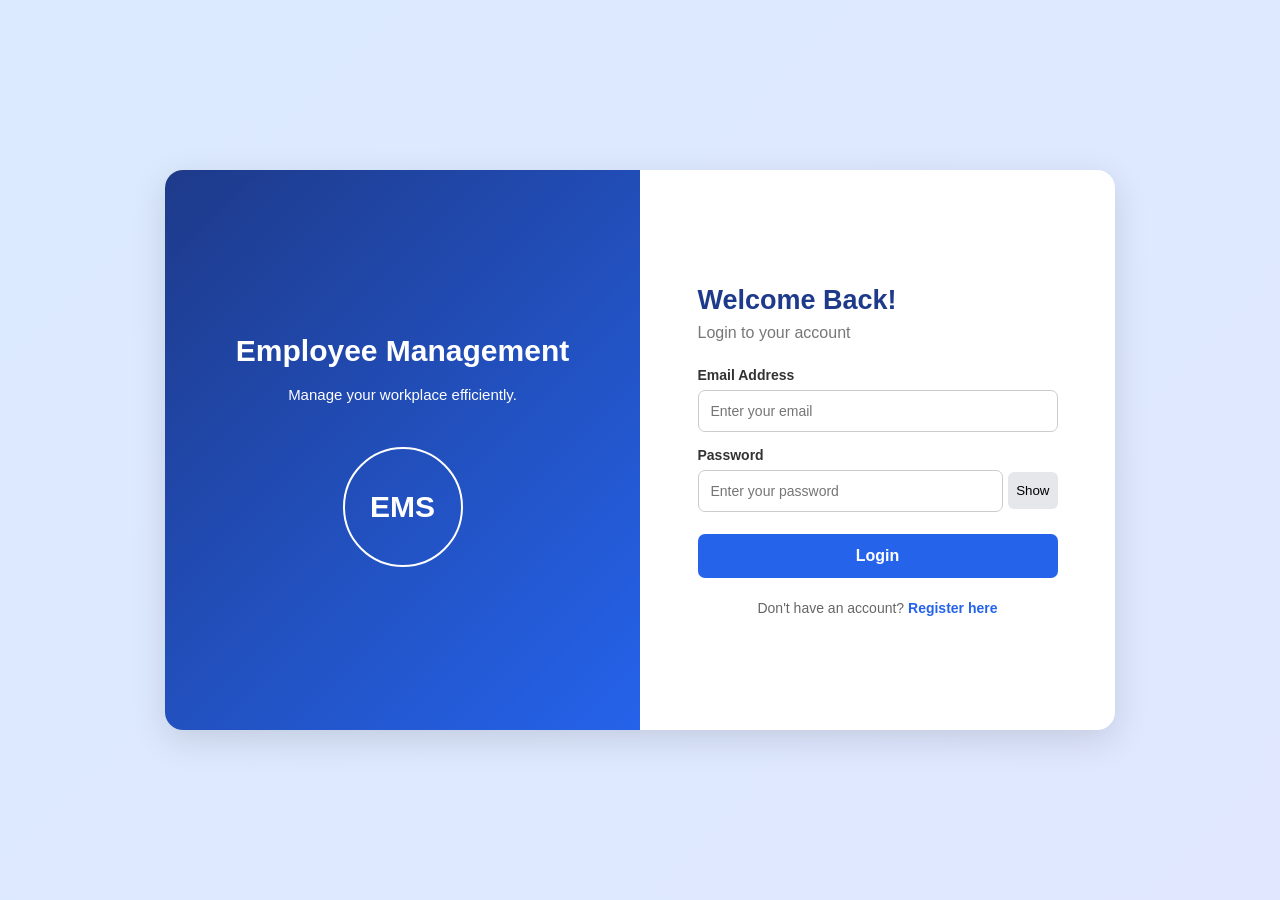
<file: index.html>
<!DOCTYPE html>
<html lang="en">

<head>

    <meta charset="UTF-8">

    <meta name="viewport" content="width=device-width, initial-scale=1.0">

    <title>Employee Management Dashboard</title>

    <style>

        * {
            margin: 0;
            padding: 0;
            box-sizing: border-box;
        }

        body {
            font-family: Arial, sans-serif;
            background: #f1f5f9;
            color: #1e293b;
        }

        header {
            background: #1e3a8a;
            color: white;
            padding: 20px 5%;
            display: flex;
            justify-content: space-between;
            align-items: center;
            gap: 15px;
        }

        header h1 {
            font-size: 23px;
        }

        .logout-btn {
            background: #dc2626;
            color: white;
            border: none;
            padding: 10px 18px;
            border-radius: 6px;
            cursor: pointer;
        }

        .container {
            max-width: 1100px;
            margin: 40px auto;
            padding: 0 20px;
        }

        .welcome {
            margin-bottom: 30px;
        }

        .welcome h2 {
            margin-bottom: 10px;
        }

        .dashboard-grid {
            display: grid;
            grid-template-columns: repeat(3, 1fr);
            gap: 20px;
        }

        .dashboard-card {
            background: white;
            padding: 30px 20px;
            border-radius: 12px;
            text-align: center;
            box-shadow: 0 3px 12px rgba(0,0,0,0.06);
        }

        .dashboard-card h3 {
            color: #1e3a8a;
            margin-bottom: 12px;
        }

        .dashboard-card p {
            color: #64748b;
            margin-bottom: 20px;
            line-height: 1.5;
        }

        .dashboard-card a {
            display: inline-block;
            background: #2563eb;
            color: white;
            text-decoration: none;
            padding: 11px 18px;
            border-radius: 6px;
        }

        .dashboard-card a:hover {
            background: #1e40af;
        }

        .stats {
            background: white;
            padding: 22px;
            margin-top: 25px;
            border-radius: 12px;
        }

        .stats h3 {
            margin-bottom: 12px;
        }

        @media(max-width: 700px) {

            .dashboard-grid {
                grid-template-columns: 1fr;
            }

            header {
                flex-direction: column;
            }

        }

    </style>

</head>

<body>

    <header>

        <h1>Employee Management System</h1>

        <button class="logout-btn" onclick="logout()">
            Logout
        </button>

    </header>


    <main class="container">

        <section class="welcome">

            <h2 id="welcomeName">Welcome!</h2>

            <p>Manage employees and attendance from one place.</p>

        </section>


        <section class="dashboard-grid">

            <div class="dashboard-card">

                <h3>Employee Management</h3>

                <p>Add, update, delete and view employee details.</p>

                <a href="employee.html">
                    Open Employees
                </a>

            </div>


            <div class="dashboard-card">

                <h3>Attendance Management</h3>

                <p>Mark attendance and view employee records.</p>

                <a href="attendance.html">
                    Open Attendance
                </a>

            </div>


            <div class="dashboard-card">

                <h3>Login and Registration</h3>

                <p>Manage your account through the authentication page.</p>

                <a href="login.html">
                    Open Login
                </a>

            </div>

        </section>


        <section class="stats">

            <h3>Project Information</h3>

            <p>Project: Employee Management System</p>

            <p>Frontend: HTML, CSS and JavaScript</p>

            <p>Team Lead: Sundar</p>

            <p>Developers: Abigneshri, Mahesh and Rohit</p>

        </section>

    </main>


    <script>

        // CHECK LOGIN

        const currentUser = JSON.parse(
            localStorage.getItem("ems_currentUser") || "null"
        );

        if (!currentUser) {

            window.location.href = "login.html";

        } else {

            document.getElementById("welcomeName").textContent =
                "Welcome, " + currentUser.name + "!";

        }


        // LOGOUT

        function logout() {

            localStorage.removeItem("ems_currentUser");

            window.location.href = "login.html";

        }

    </script>

</body>

</html>
</file>
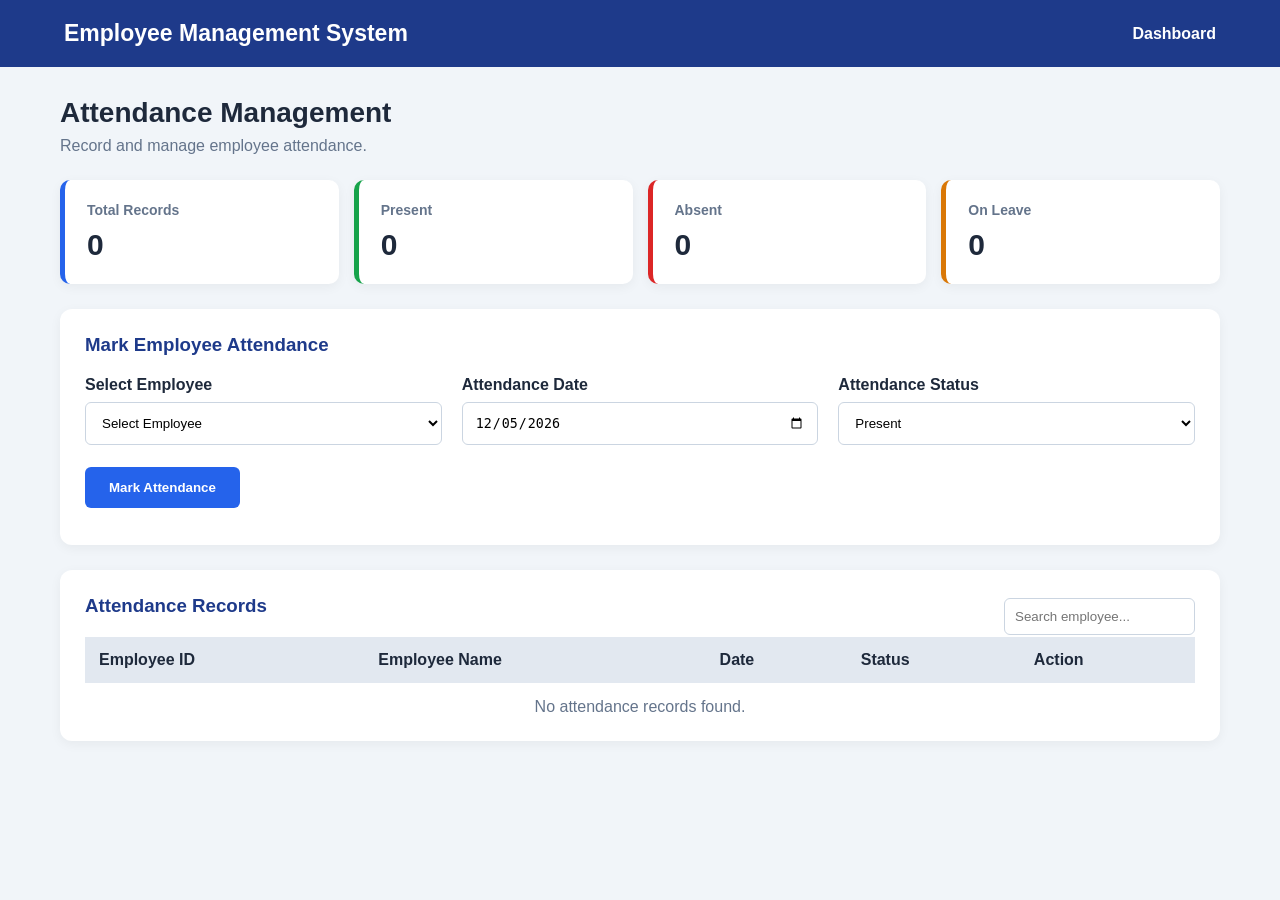
<file: attendance.html>
<!DOCTYPE html>
<html lang="en">
<head>
    <meta charset="UTF-8">
    <meta name="viewport" content="width=device-width, initial-scale=1.0">

    <title>Attendance Management</title>

    <link rel="stylesheet" href="attendance.css">
</head>

<body>

    <header class="top-header">

        <h1>Employee Management System</h1>

        <a href="index.html">Dashboard</a>

    </header>


    <main class="container">

        <section class="page-heading">

            <h2>Attendance Management</h2>

            <p>Record and manage employee attendance.</p>

        </section>


        <!-- ATTENDANCE SUMMARY -->

        <section class="summary-grid">

            <div class="summary-card">

                <h3>Total Records</h3>

                <p id="totalRecords">0</p>

            </div>

            <div class="summary-card present-card">

                <h3>Present</h3>

                <p id="presentCount">0</p>

            </div>

            <div class="summary-card absent-card">

                <h3>Absent</h3>

                <p id="absentCount">0</p>

            </div>

            <div class="summary-card leave-card">

                <h3>On Leave</h3>

                <p id="leaveCount">0</p>

            </div>

        </section>


        <!-- MARK ATTENDANCE -->

        <section class="card">

            <h3>Mark Employee Attendance</h3>

            <form id="attendanceForm">

                <div class="form-grid">

                    <div>

                        <label for="attendanceEmployee">
                            Select Employee
                        </label>

                        <select id="attendanceEmployee" required>

                            <option value="">
                                Select Employee
                            </option>

                        </select>

                    </div>


                    <div>

                        <label for="attendanceDate">
                            Attendance Date
                        </label>

                        <input type="date"
                               id="attendanceDate"
                               required>

                    </div>


                    <div>

                        <label for="attendanceStatus">
                            Attendance Status
                        </label>

                        <select id="attendanceStatus" required>

                            <option value="Present">Present</option>

                            <option value="Absent">Absent</option>

                            <option value="Leave">Leave</option>

                        </select>

                    </div>

                </div>


                <button type="submit" class="primary-btn">
                    Mark Attendance
                </button>

                <p id="attendanceMessage" class="message"></p>

            </form>

        </section>


        <!-- ATTENDANCE TABLE -->

        <section class="card">

            <div class="table-heading">

                <h3>Attendance Records</h3>

                <input type="search"
                       id="searchAttendance"
                       placeholder="Search employee...">

            </div>


            <div class="table-wrapper">

                <table>

                    <thead>

                        <tr>

                            <th>Employee ID</th>

                            <th>Employee Name</th>

                            <th>Date</th>

                            <th>Status</th>

                            <th>Action</th>

                        </tr>

                    </thead>

                    <tbody id="attendanceTableBody">

                    </tbody>

                </table>

            </div>

            <p id="emptyAttendance">
                No attendance records found.
            </p>

        </section>

    </main>


    <script src="attendance.js"></script>

</body>
</html>
</file>
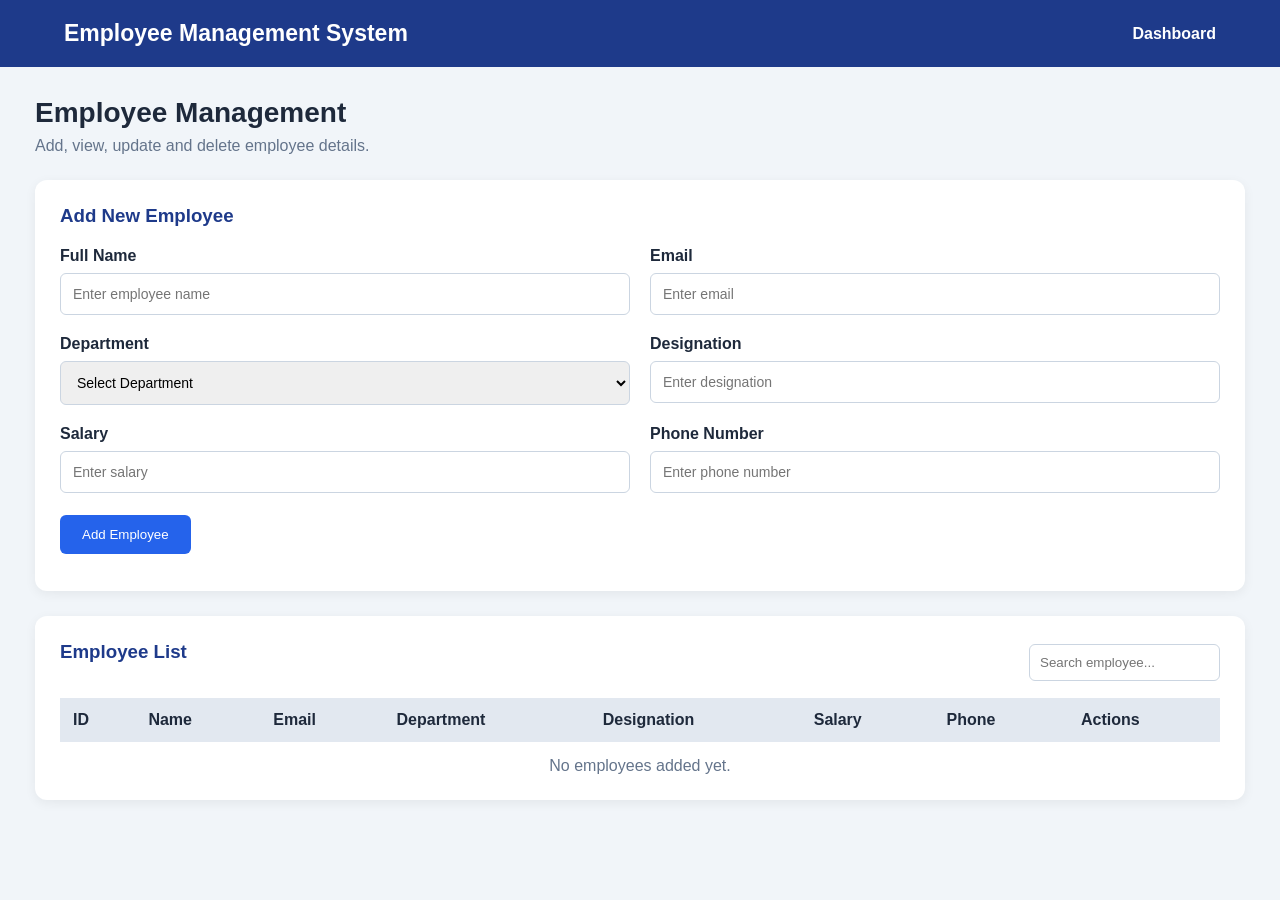
<file: employee.html>
<!DOCTYPE html>
<html lang="en">
<head>
    <meta charset="UTF-8">
    <meta name="viewport" content="width=device-width, initial-scale=1.0">
    <title>Employee Management</title>
    <link rel="stylesheet" href="employee.css">
</head>
<body>

    <header class="top-header">
        <h1>Employee Management System</h1>
        <a href="index.html" class="nav-link">Dashboard</a>
    </header>

    <main class="container">

        <section class="page-heading">
            <h2>Employee Management</h2>
            <p>Add, view, update and delete employee details.</p>
        </section>

        <!-- EMPLOYEE FORM -->

        <section class="card">

            <h3 id="formTitle">Add New Employee</h3>

            <form id="employeeForm">

                <input type="hidden" id="employeeId">

                <div class="form-grid">

                    <div>
                        <label for="employeeName">Full Name</label>
                        <input type="text" id="employeeName"
                               placeholder="Enter employee name" required>
                    </div>

                    <div>
                        <label for="employeeEmail">Email</label>
                        <input type="email" id="employeeEmail"
                               placeholder="Enter email" required>
                    </div>

                    <div>
                        <label for="employeeDepartment">Department</label>
                        <select id="employeeDepartment" required>
                            <option value="">Select Department</option>
                            <option value="IT">IT</option>
                            <option value="HR">HR</option>
                            <option value="Finance">Finance</option>
                            <option value="Marketing">Marketing</option>
                            <option value="Sales">Sales</option>
                        </select>
                    </div>

                    <div>
                        <label for="employeeDesignation">Designation</label>
                        <input type="text" id="employeeDesignation"
                               placeholder="Enter designation" required>
                    </div>

                    <div>
                        <label for="employeeSalary">Salary</label>
                        <input type="number" id="employeeSalary"
                               placeholder="Enter salary" min="0" required>
                    </div>

                    <div>
                        <label for="employeePhone">Phone Number</label>
                        <input type="tel" id="employeePhone"
                               placeholder="Enter phone number" required>
                    </div>

                </div>

                <div class="button-group">
                    <button type="submit" id="submitBtn">
                        Add Employee
                    </button>

                    <button type="button" id="cancelBtn"
                            class="cancel-btn" hidden>
                        Cancel
                    </button>
                </div>

                <p id="employeeMessage" class="message"></p>

            </form>

        </section>


        <!-- EMPLOYEE TABLE -->

        <section class="card">

            <div class="table-heading">

                <h3>Employee List</h3>

                <input type="search" id="searchEmployee"
                       placeholder="Search employee...">

            </div>

            <div class="table-wrapper">

                <table>

                    <thead>
                        <tr>
                            <th>ID</th>
                            <th>Name</th>
                            <th>Email</th>
                            <th>Department</th>
                            <th>Designation</th>
                            <th>Salary</th>
                            <th>Phone</th>
                            <th>Actions</th>
                        </tr>
                    </thead>

                    <tbody id="employeeTableBody">
                    </tbody>

                </table>

            </div>

            <p id="emptyMessage">No employees added yet.</p>

        </section>

    </main>

    <script src="employee.js"></script>
</body>
</html>
</file>
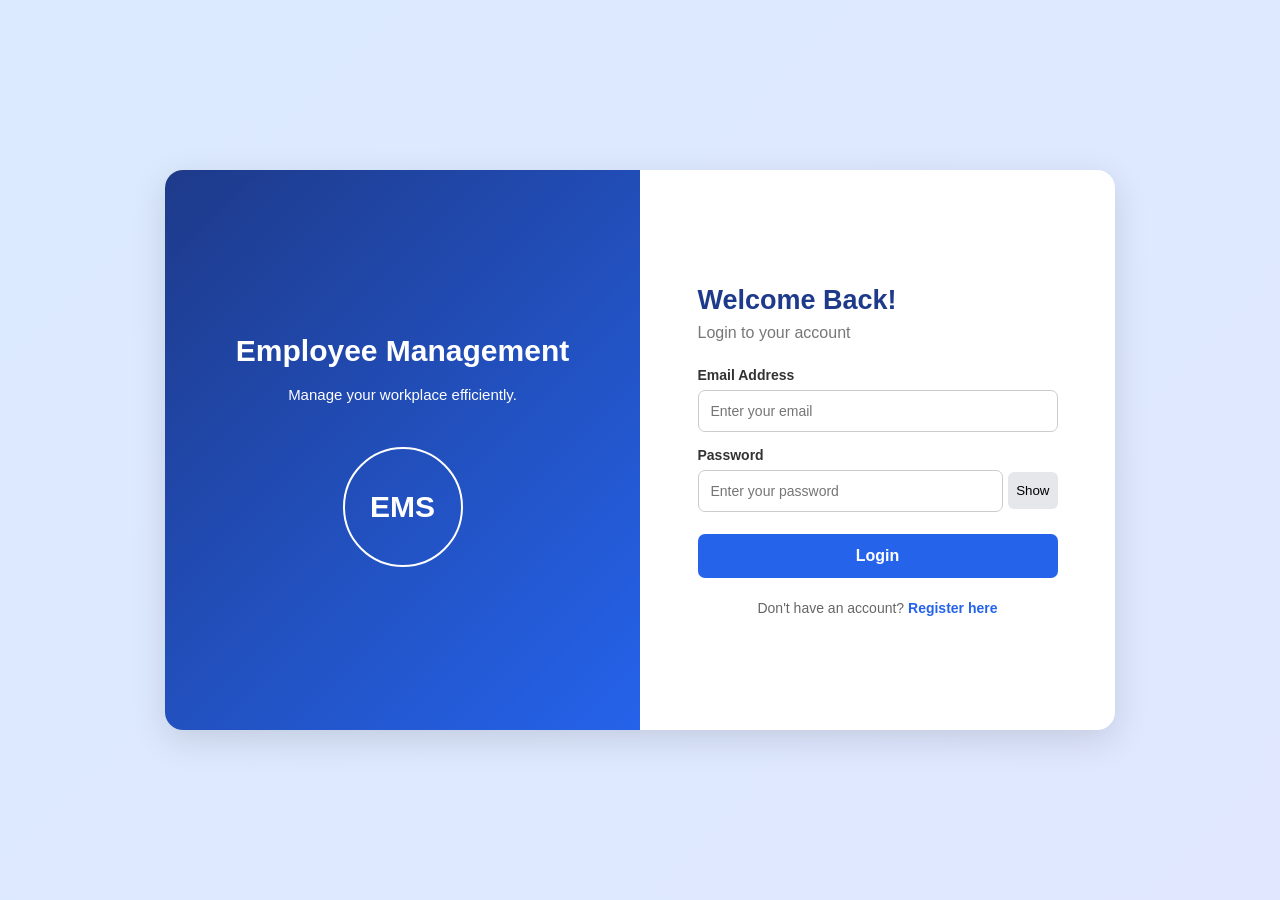
<file: login.html>
<!DOCTYPE html>
<html lang="en">

<head>
    <meta charset="UTF-8">
    <meta name="viewport" content="width=device-width, initial-scale=1.0">
    <title>Employee Management - Login</title>
    <link rel="stylesheet" href="login.css">
</head>

<body>

    <div class="auth-container">

        <div class="brand-section">
            <h1>Employee Management</h1>
            <p>Manage your workplace efficiently.</p>
            <div class="brand-icon">EMS</div>
        </div>

        <div class="form-section">

            <!-- LOGIN FORM -->
            <div id="loginForm" class="form-box">
                <h2>Welcome Back!</h2>
                <p class="subtitle">Login to your account</p>

                <form id="loginFormElement">

                    <label for="loginEmail">Email Address</label>
                    <input type="email" id="loginEmail" placeholder="Enter your email" required>

                    <label for="loginPassword">Password</label>
                    <div class="password-box">
                        <input type="password" id="loginPassword" placeholder="Enter your password" required>
                        <button type="button" class="show-btn" onclick="togglePassword('loginPassword')">
                            Show
                        </button>
                    </div>

                    <button type="submit" class="primary-btn">
                        Login
                    </button>

                    <p id="loginMessage" class="message"></p>
                </form>

                <p class="switch-text">
                    Don't have an account?
                    <a href="#" id="showRegister">Register here</a>
                </p>
            </div>

            <!-- REGISTRATION FORM -->
            <div id="registerForm" class="form-box hidden">
                <h2>Create Account</h2>
                <p class="subtitle">Register as a new user</p>

                <form id="registerFormElement">

                    <label for="registerName">Full Name</label>
                    <input type="text" id="registerName" placeholder="Enter your full name" minlength="3" required>

                    <label for="registerEmail">Email Address</label>
                    <input type="email" id="registerEmail" placeholder="Enter your email" required>

                    <label for="registerPassword">Password</label>
                    <div class="password-box">
                        <input type="password" id="registerPassword" placeholder="Create password" minlength="6"
                            required>
                        <button type="button" class="show-btn" onclick="togglePassword('registerPassword')">
                            Show
                        </button>
                    </div>

                    <label for="confirmPassword">Confirm Password</label>
                    <input type="password" id="confirmPassword" placeholder="Confirm your password" required>

                    <button type="submit" class="primary-btn">
                        Register
                    </button>

                    <p id="registerMessage" class="message"></p>
                </form>

                <p class="switch-text">
                    Already have an account?
                    <a href="#" id="showLogin">Login here</a>
                </p>
            </div>

        </div>
    </div>

    <script src="login.js"></script>
</body>

</html>
</file>
<file: attendance.css>
* {
    margin: 0;
    padding: 0;
    box-sizing: border-box;
}

body {
    font-family: Arial, sans-serif;
    background: #f1f5f9;
    color: #1e293b;
}

.top-header {
    background: #1e3a8a;
    color: white;
    padding: 20px 5%;
    display: flex;
    justify-content: space-between;
    align-items: center;
    gap: 15px;
}

.top-header h1 {
    font-size: 23px;
}

.top-header a {
    color: white;
    text-decoration: none;
    font-weight: bold;
}

.container {
    max-width: 1200px;
    margin: 30px auto;
    padding: 0 20px;
}

.page-heading {
    margin-bottom: 25px;
}

.page-heading h2 {
    font-size: 28px;
    margin-bottom: 8px;
}

.page-heading p {
    color: #64748b;
}

/* SUMMARY CARDS */

.summary-grid {
    display: grid;
    grid-template-columns: repeat(4, 1fr);
    gap: 15px;
    margin-bottom: 25px;
}

.summary-card {
    background: white;
    padding: 22px;
    border-radius: 10px;
    box-shadow: 0 3px 12px rgba(0,0,0,0.05);
    border-left: 5px solid #2563eb;
}

.summary-card h3 {
    color: #64748b;
    font-size: 14px;
}

.summary-card p {
    font-size: 30px;
    font-weight: bold;
    margin-top: 10px;
}

.present-card {
    border-left-color: #16a34a;
}

.absent-card {
    border-left-color: #dc2626;
}

.leave-card {
    border-left-color: #d97706;
}

/* FORM */

.card {
    background: white;
    padding: 25px;
    border-radius: 12px;
    margin-bottom: 25px;
    box-shadow: 0 3px 12px rgba(0,0,0,0.05);
}

.card h3 {
    color: #1e3a8a;
    margin-bottom: 20px;
}

.form-grid {
    display: grid;
    grid-template-columns: repeat(3, 1fr);
    gap: 20px;
}

.form-grid label {
    display: block;
    margin-bottom: 8px;
    font-weight: bold;
}

.form-grid input,
.form-grid select {
    width: 100%;
    padding: 12px;
    border: 1px solid #cbd5e1;
    border-radius: 6px;
    background: white;
}

.primary-btn {
    background: #2563eb;
    color: white;
    padding: 13px 24px;
    border: none;
    border-radius: 6px;
    margin-top: 22px;
    cursor: pointer;
    font-weight: bold;
}

.primary-btn:hover {
    background: #1e40af;
}

/* TABLE */

.table-heading {
    display: flex;
    justify-content: space-between;
    align-items: center;
    gap: 15px;
}

.table-heading input {
    padding: 10px;
    border: 1px solid #cbd5e1;
    border-radius: 6px;
}

.table-wrapper {
    overflow-x: auto;
}

table {
    width: 100%;
    border-collapse: collapse;
    min-width: 650px;
}

th {
    background: #e2e8f0;
    padding: 14px;
    text-align: left;
}

td {
    padding: 14px;
    border-bottom: 1px solid #e2e8f0;
}

.status {
    padding: 6px 10px;
    border-radius: 20px;
    font-size: 12px;
    font-weight: bold;
}

.status-present {
    color: #166534;
    background: #dcfce7;
}

.status-absent {
    color: #991b1b;
    background: #fee2e2;
}

.status-leave {
    color: #92400e;
    background: #fef3c7;
}

.delete-btn {
    background: #dc2626;
    color: white;
    border: none;
    padding: 7px 12px;
    border-radius: 5px;
    cursor: pointer;
}

#emptyAttendance {
    color: #64748b;
    text-align: center;
    margin-top: 15px;
}

.message {
    margin-top: 12px;
    font-weight: bold;
}

.success {
    color: green;
}

.error {
    color: red;
}

@media (max-width: 850px) {

    .summary-grid {
        grid-template-columns: repeat(2, 1fr);
    }

    .form-grid {
        grid-template-columns: 1fr;
    }

}

@media (max-width: 500px) {

    .summary-grid {
        grid-template-columns: 1fr;
    }

    .top-header {
        flex-direction: column;
    }

    .table-heading {
        flex-direction: column;
        align-items: stretch;
    }

}
</file>
<file: employee.css>
* {
    margin: 0;
    padding: 0;
    box-sizing: border-box;
}

body {
    font-family: Arial, sans-serif;
    background: #f1f5f9;
    color: #1e293b;
}

.top-header {
    background: #1e3a8a;
    color: white;
    padding: 20px 5%;
    display: flex;
    justify-content: space-between;
    align-items: center;
    gap: 15px;
}

.top-header h1 {
    font-size: 23px;
}

.nav-link {
    color: white;
    text-decoration: none;
    font-weight: bold;
}

.container {
    max-width: 1250px;
    margin: 30px auto;
    padding: 0 20px;
}

.page-heading {
    margin-bottom: 25px;
}

.page-heading h2 {
    font-size: 28px;
    margin-bottom: 8px;
}

.page-heading p {
    color: #64748b;
}

.card {
    background: white;
    padding: 25px;
    margin-bottom: 25px;
    border-radius: 12px;
    box-shadow: 0 3px 12px rgba(0,0,0,0.06);
}

.card h3 {
    margin-bottom: 20px;
    color: #1e3a8a;
}

.form-grid {
    display: grid;
    grid-template-columns: repeat(2, 1fr);
    gap: 20px;
}

.form-grid label {
    display: block;
    margin-bottom: 8px;
    font-weight: bold;
}

.form-grid input,
.form-grid select {
    width: 100%;
    padding: 12px;
    border: 1px solid #cbd5e1;
    border-radius: 6px;
    font-size: 14px;
}

.form-grid input:focus,
.form-grid select:focus {
    outline: 2px solid #93c5fd;
    border-color: #2563eb;
}

.button-group {
    display: flex;
    gap: 10px;
    margin-top: 22px;
}

.button-group button {
    background: #2563eb;
    color: white;
    border: none;
    padding: 12px 22px;
    border-radius: 6px;
    cursor: pointer;
}

.button-group .cancel-btn {
    background: #64748b;
}

.button-group button:hover {
    opacity: 0.85;
}

.table-heading {
    display: flex;
    justify-content: space-between;
    align-items: center;
    gap: 15px;
    margin-bottom: 15px;
}

.table-heading input {
    padding: 10px;
    border: 1px solid #cbd5e1;
    border-radius: 6px;
    max-width: 250px;
}

.table-wrapper {
    width: 100%;
    overflow-x: auto;
}

table {
    width: 100%;
    border-collapse: collapse;
    min-width: 900px;
}

th {
    background: #e2e8f0;
    color: #1e293b;
    padding: 13px;
    text-align: left;
}

td {
    padding: 13px;
    border-bottom: 1px solid #e2e8f0;
}

tr:hover {
    background: #f8fafc;
}

.action-btn {
    padding: 7px 10px;
    border: none;
    border-radius: 5px;
    cursor: pointer;
    color: white;
    margin: 2px;
}

.edit-btn {
    background: #2563eb;
}

.delete-btn {
    background: #dc2626;
}

#emptyMessage {
    text-align: center;
    color: #64748b;
    margin-top: 15px;
}

.message {
    margin-top: 12px;
    font-weight: bold;
}

.success {
    color: green;
}

.error {
    color: red;
}

@media (max-width: 700px) {

    .form-grid {
        grid-template-columns: 1fr;
    }

    .top-header {
        flex-direction: column;
    }

    .table-heading {
        flex-direction: column;
        align-items: stretch;
    }

    .table-heading input {
        max-width: 100%;
    }

    .page-heading h2 {
        font-size: 23px;
    }
}
</file>
<file: login.css>
/* GENERAL PAGE SETTINGS */

* {
    margin: 0;
    padding: 0;
    box-sizing: border-box;
}

body {
    font-family: Arial, sans-serif;
    background: linear-gradient(135deg, #dbeafe, #e0e7ff);
    min-height: 100vh;
    display: flex;
    justify-content: center;
    align-items: center;
    padding: 20px;
}

/* MAIN CONTAINER */

.auth-container {
    width: 100%;
    max-width: 950px;
    min-height: 560px;
    background: white;
    display: grid;
    grid-template-columns: 1fr 1fr;
    border-radius: 18px;
    overflow: hidden;
    box-shadow: 0 10px 35px rgba(0, 0, 0, 0.12);
}

/* BRAND SECTION */

.brand-section {
    background: linear-gradient(135deg, #1e3a8a, #2563eb);
    color: white;
    padding: 60px 35px;
    display: flex;
    flex-direction: column;
    justify-content: center;
    align-items: center;
    text-align: center;
}

.brand-section h1 {
    font-size: 30px;
    margin-bottom: 15px;
}

.brand-section p {
    font-size: 15px;
    line-height: 1.6;
}

.brand-icon {
    margin-top: 40px;
    border: 2px solid white;
    border-radius: 50%;
    width: 120px;
    height: 120px;
    display: flex;
    justify-content: center;
    align-items: center;
    font-size: 30px;
    font-weight: bold;
}

/* FORM SECTION */

.form-section {
    padding: 40px;
    display: flex;
    align-items: center;
    justify-content: center;
}

.form-box {
    width: 100%;
    max-width: 360px;
}

.form-box h2 {
    color: #1e3a8a;
    font-size: 27px;
    margin-bottom: 8px;
}

.subtitle {
    color: #777;
    margin-bottom: 25px;
}

.form-box label {
    display: block;
    margin-top: 15px;
    margin-bottom: 7px;
    color: #333;
    font-weight: bold;
    font-size: 14px;
}

.form-box input {
    width: 100%;
    padding: 12px;
    border: 1px solid #ccc;
    border-radius: 7px;
    outline: none;
    font-size: 14px;
}

.form-box input:focus {
    border-color: #2563eb;
    box-shadow: 0 0 4px rgba(37, 99, 235, 0.3);
}

/* PASSWORD */

.password-box {
    display: flex;
    align-items: center;
    gap: 5px;
}

.password-box input {
    flex: 1;
    min-width: 0;
}

.show-btn {
    padding: 11px 8px;
    border: none;
    background: #e5e7eb;
    border-radius: 6px;
    cursor: pointer;
}

/* BUTTON */

.primary-btn {
    width: 100%;
    padding: 13px;
    background: #2563eb;
    color: white;
    border: none;
    border-radius: 7px;
    margin-top: 22px;
    font-size: 16px;
    font-weight: bold;
    cursor: pointer;
}

.primary-btn:hover {
    background: #1e40af;
}

/* LINKS */

.switch-text {
    text-align: center;
    margin-top: 22px;
    font-size: 14px;
    color: #666;
}

.switch-text a {
    color: #2563eb;
    text-decoration: none;
    font-weight: bold;
}

.switch-text a:hover {
    text-decoration: underline;
}

/* MESSAGES */

.message {
    margin-top: 12px;
    font-size: 14px;
    font-weight: bold;
}

.success {
    color: green;
}

.error {
    color: red;
}

/* HIDE FORM */

.hidden {
    display: none;
}

/* MOBILE RESPONSIVE */

@media (max-width: 700px) {

    .auth-container {
        grid-template-columns: 1fr;
    }

    .brand-section {
        padding: 30px 20px;
    }

    .brand-section h1 {
        font-size: 23px;
    }

    .brand-icon {
        width: 75px;
        height: 75px;
        font-size: 20px;
        margin-top: 20px;
    }

    .form-section {
        padding: 30px 22px;
    }
}
</file>
